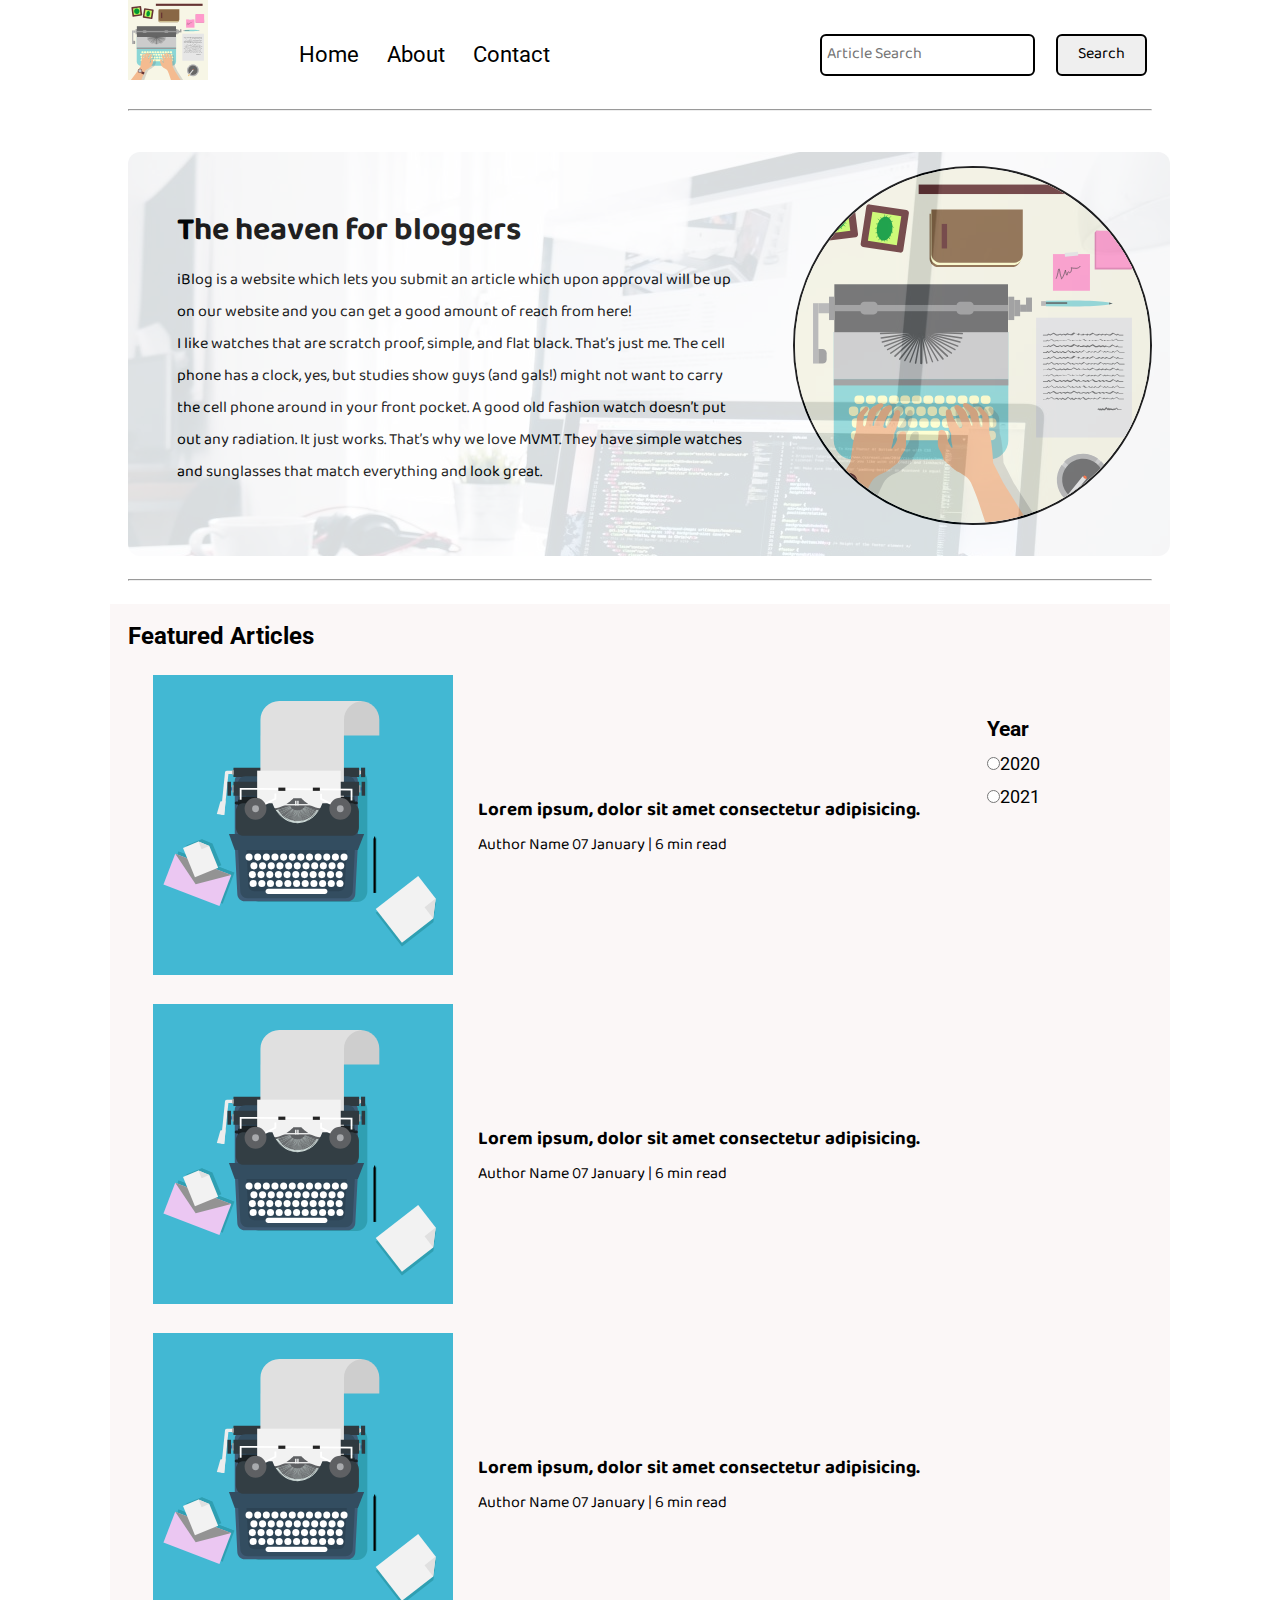
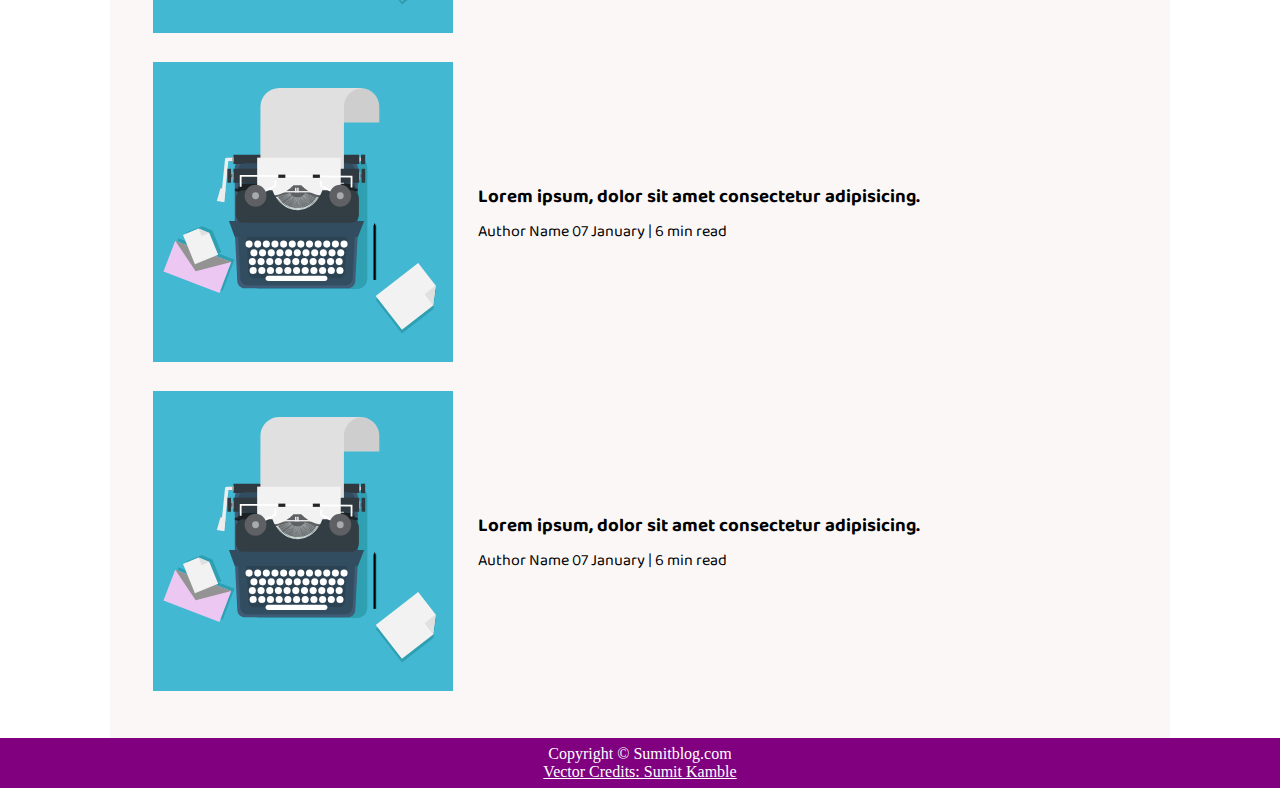
<file: index.html>
<!DOCTYPE html>
<html lang="en">

<head>
    <meta charset="UTF-8">
    <meta name="viewport" content="width=device-width, initial-scale=1.0">
    <title>Responsive WebSite BlogSpot</title>
    <link rel="stylesheet" href="css/utils.css">
    <link rel="stylesheet" href="css/style.css">
    <link rel="stylesheet" href="css/mobile.css">
</head>

<body>
    <nav class="navigation max-width-1 m-auto">
        <div class="nav-left">
            <a href="/"><span><img src="img/home.svg" width="80px" alt="iBlog"></span></a>
            <ul>
                <li><a href="/">Home</a></li>
                <li><a href="/">About</a></li>
                <li><a href="/contact.html">Contact</a></li>
            </ul>
        </div>
        <div class="nav-right">
            <form action="/search.html" method="GET">
                <input type="text" class="form-input" name="query" placeholder="Article Search">
                <button class="btn">Search</button>
            </form>
        </div>
    </nav>
    <div class="max-width-1 m-auto">
        <hr>
    </div>
    <div class="content max-width-1 m-auto my-2">
        <div class="content-left">
            <h1>The heaven for bloggers</h1>
            <p>iBlog is a website which lets you submit an article which upon approval
                will be up on our website and you can get a good amount of reach from here!
            </p>
            <p>I like watches that are scratch proof, simple, and flat black. That’s just me. The cell phone has a
                clock, yes, but studies show guys (and gals!) might not want to carry the cell phone around in your
                front pocket. A good old fashion watch doesn’t put out any radiation. It just works. That’s why we love
                MVMT. They have simple watches and sunglasses that match everything and look great.</p>
        </div>
        <div class="content-right">
            <img src="img/home.svg" alt="iBlog" height="415px" width="">
        </div>
    </div>
    <div class="max-width-1 m-auto">
        <hr>
    </div>
    <div class="home-articles max-width-1 m-auto font2">
        <div class="year-box">
            <div>
                <h3>Year</h3>
            </div>
            <div><input type="radio" name="year" id="">2020</div>
            <div><input type="radio" name="year" id="">2021</div>
        </div>
        <h2>Featured Articles</h2>
        <div class="home-article">
            <div class="home-article-img">
                <img src="img/art1.svg" alt="article">
            </div>
            <div class="home-article-content font1">
                <a href="/blogpost.html">
                    <h3>Lorem ipsum, dolor sit amet consectetur adipisicing.</h3>
                </a>
                <span>Author Name</span>
                <span>07 January | 6 min read</span>
            </div>
        </div>
        <div class="home-article">
            <div class="home-article-img">
                <img src="img/art1.svg" alt="article">
            </div>
            <div class="home-article-content font1">
                <a href="/blogspot.html">
                    <h3>Lorem ipsum, dolor sit amet consectetur adipisicing.</h3>
                </a>
                <span>Author Name</span>
                <span>07 January | 6 min read</span>
            </div>
        </div>
        <div class="home-article">
            <div class="home-article-img">
                <img src="img/art1.svg" alt="article">
            </div>
            <div class="home-article-content font1">
                <a href="/blogspot.html">
                    <h3>Lorem ipsum, dolor sit amet consectetur adipisicing.</h3>
                </a>
                <span>Author Name</span>
                <span>07 January | 6 min read</span>
            </div>
        </div>
        <div class="home-article">
            <div class="home-article-img">
                <img src="img/art1.svg" alt="article">
            </div>
            <div class="home-article-content font1">
                <a href="/blogspot.html">
                    <h3>Lorem ipsum, dolor sit amet consectetur adipisicing.</h3>
                </a>
                <span>Author Name</span>
                <span>07 January | 6 min read</span>
            </div>
        </div>
        <div class="home-article">
            <div class="home-article-img">
                <img src="img/art1.svg" alt="article">
            </div>
            <div class="home-article-content font1">
                <a href="/blogspot.html">
                    <h3>Lorem ipsum, dolor sit amet consectetur adipisicing.</h3>
                </a>
                <span>Author Name</span>
                <span>07 January | 6 min read</span>
            </div>
        </div>
    </div>
    <div class="footer m-auto">
        <p>Copyright &copy; Sumitblog.com</p>
        <a href="https://www.vecteezy.com/free-vector/typing">Vector Credits: Sumit Kamble</a>
    </div>
</body>

</html>
</file>
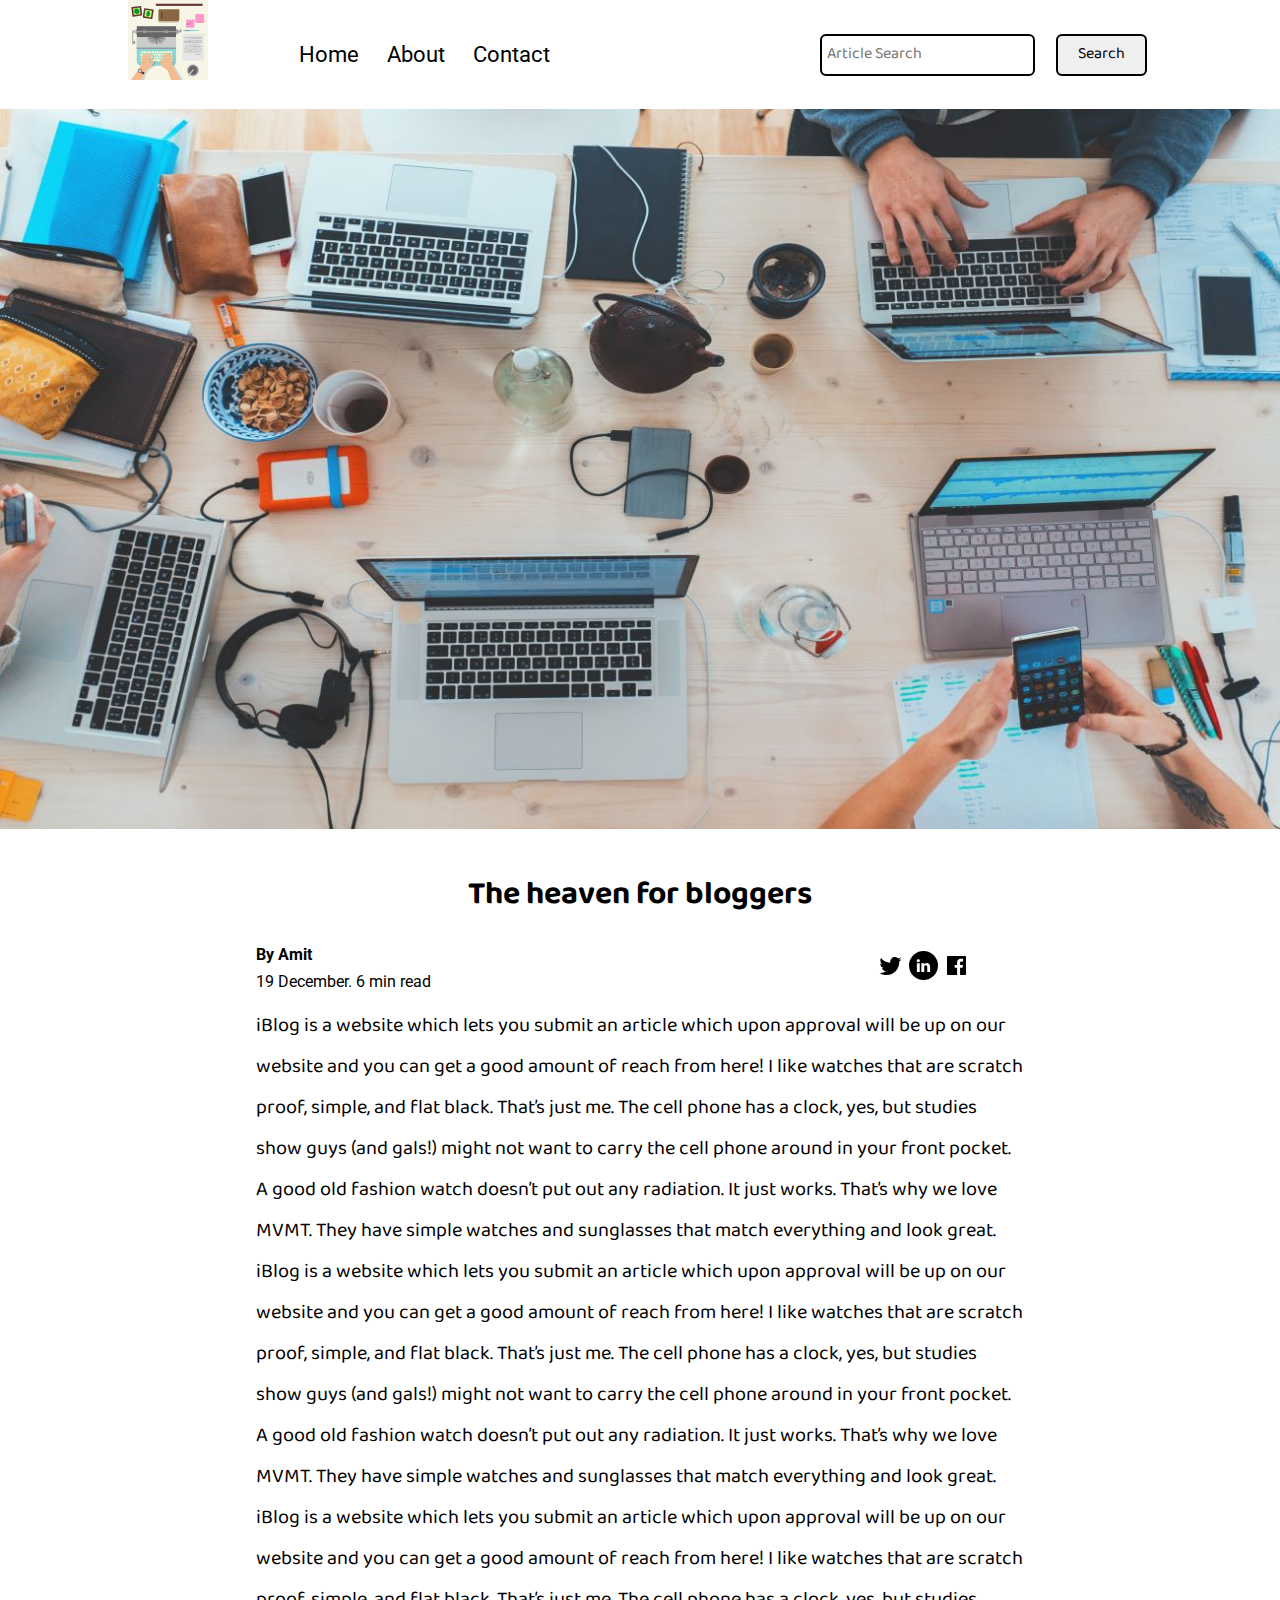
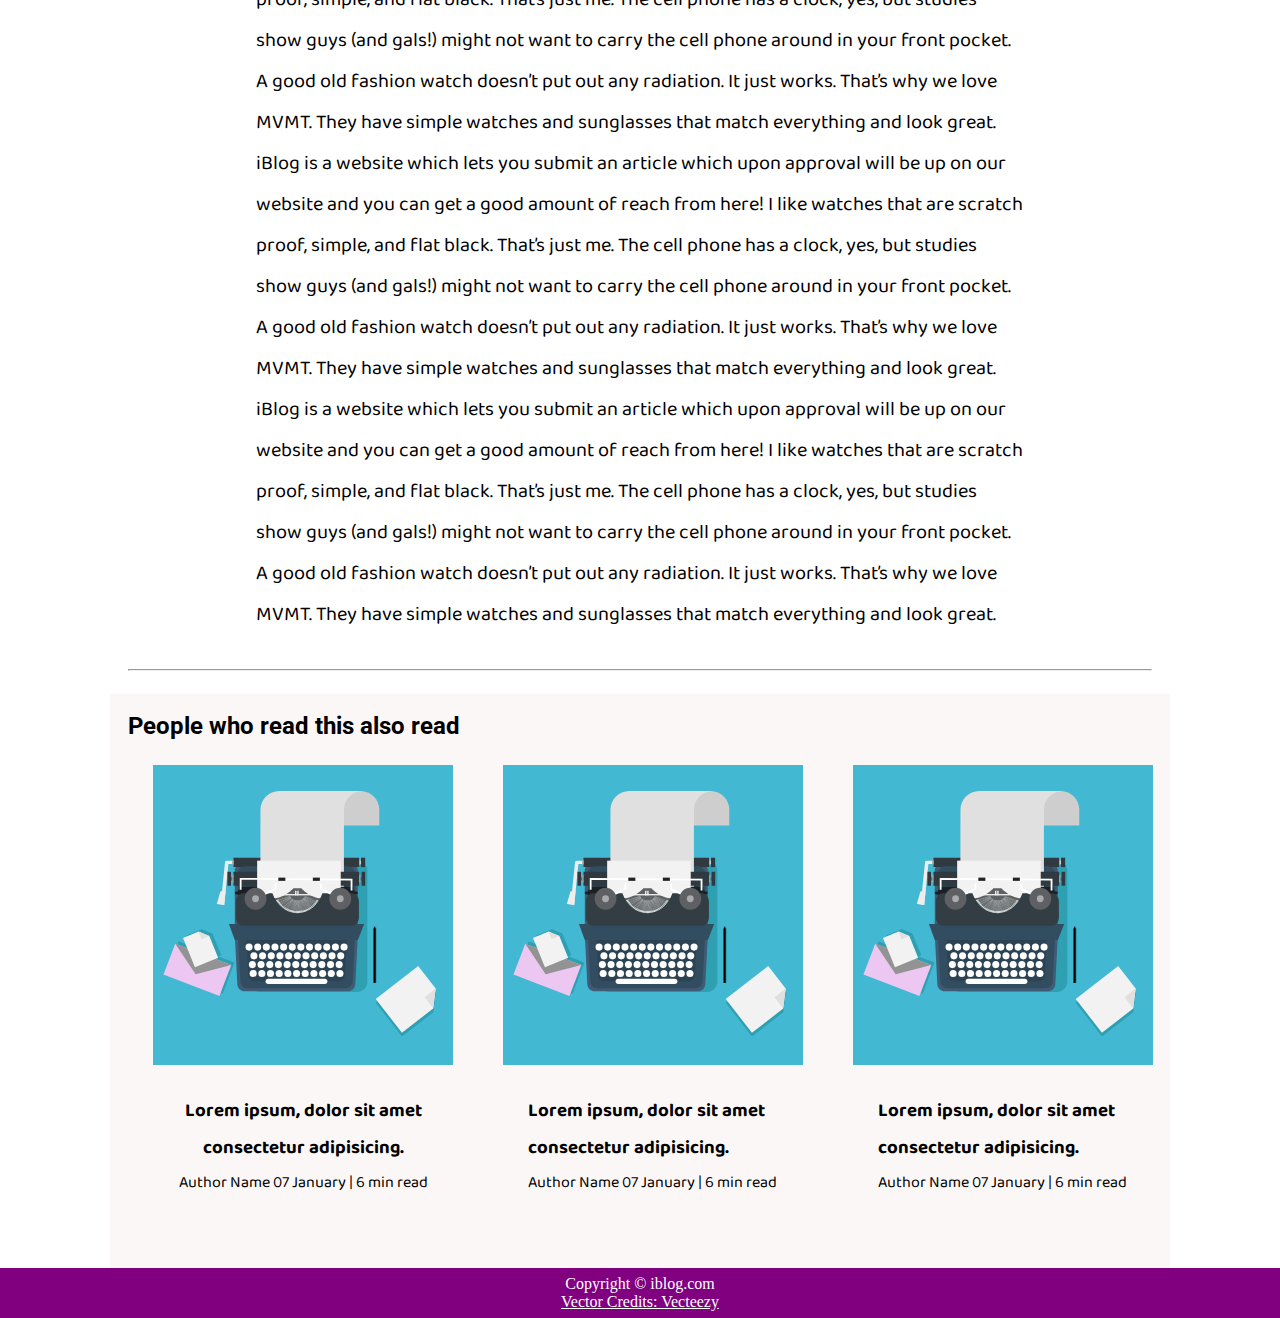
<file: blogpost.html>
<!DOCTYPE html>
<html lang="en">

<head>
    <meta charset="UTF-8">
    <meta name="viewport" content="width=device-width, initial-scale=1.0">
    <title>Responsive WebSite BlogSpot</title>
    <link rel="stylesheet" href="css/utils.css">
    <link rel="stylesheet" href="css/style.css">
    <link rel="stylesheet" href="css/blogpost.css">
    <link rel="stylesheet" href="css/mobile.css">

</head>

<body>
    <nav class="navigation max-width-1 m-auto">
        <div class="nav-left">
            <a href="/"><span><img src="img/home.svg" width="80px" alt="iBlog"></span></a>
            <ul>
                <li><a href="/">Home</a></li>
                <li><a href="/">About</a></li>
                <li><a href="/contact.html">Contact</a></li>
            </ul>
        </div>
        <div class="nav-right">
            <form action="/search.html" method="GET">
                <input type="text" class="form-input" name="query" placeholder="Article Search">
                <button class="btn">Search</button>
            </form>
        </div>
    </nav>
    <!-- <div class="max-width-1 m-auto">
        <hr>
    </div> -->
    <div class="post-img">
        <img src="img/marvin_1.jpg" alt="">
    </div>
    <div class="blog-post-content max-width-2 m-auto my-2">
        <h1 class="font1">The heaven for bloggers</h1>
        <div class="blogspot-meta">
            <div class="author-info">
                <div> <b>By Amit</b></div>
                <div>19 December. 6 min read</div>
            </div>
            <div class="social">
                <svg width="29" height="29" class="hk"><path d="M22.05 7.54a4.47 4.47 0 0 0-3.3-1.46 4.53 4.53 0 0 0-4.53 4.53c0 .35.04.7.08 1.05A12.9 12.9 0 0 1 5 6.89a5.1 5.1 0 0 0-.65 2.26c.03 1.6.83 2.99 2.02 3.79a4.3 4.3 0 0 1-2.02-.57v.08a4.55 4.55 0 0 0 3.63 4.44c-.4.08-.8.13-1.21.16l-.81-.08a4.54 4.54 0 0 0 4.2 3.15 9.56 9.56 0 0 1-5.66 1.94l-1.05-.08c2 1.27 4.38 2.02 6.94 2.02 8.3 0 12.86-6.9 12.84-12.85.02-.24 0-.43 0-.65a8.68 8.68 0 0 0 2.26-2.34c-.82.38-1.7.62-2.6.72a4.37 4.37 0 0 0 1.95-2.51c-.84.53-1.81.9-2.83 1.13z"></path></svg>
                <svg style="background-color: black; border-radius:21px;" width="29" height="29" viewBox="0 0 29 29" fill="none" class="hk"><path d="M5 6.36C5 5.61 5.63 5 6.4 5h16.2c.77 0 1.4.61 1.4 1.36v16.28c0 .75-.63 1.36-1.4 1.36H6.4c-.77 0-1.4-.6-1.4-1.36V6.36z"></path><path fill-rule="evenodd" clip-rule="evenodd" d="M10.76 20.9v-8.57H7.89v8.58h2.87zm-1.44-9.75c1 0 1.63-.65 1.63-1.48-.02-.84-.62-1.48-1.6-1.48-.99 0-1.63.64-1.63 1.48 0 .83.62 1.48 1.59 1.48h.01zM12.35 20.9h2.87v-4.79c0-.25.02-.5.1-.7.2-.5.67-1.04 1.46-1.04 1.04 0 1.46.8 1.46 1.95v4.59h2.87v-4.92c0-2.64-1.42-3.87-3.3-3.87-1.55 0-2.23.86-2.61 1.45h.02v-1.24h-2.87c.04.8 0 8.58 0 8.58z" fill="#fff"></path></svg>
                <svg width="29" height="29" class="hk"><path d="M23.2 5H5.8a.8.8 0 0 0-.8.8V23.2c0 .44.35.8.8.8h9.3v-7.13h-2.38V13.9h2.38v-2.38c0-2.45 1.55-3.66 3.74-3.66 1.05 0 1.95.08 2.2.11v2.57h-1.5c-1.2 0-1.48.57-1.48 1.4v1.96h2.97l-.6 2.97h-2.37l.05 7.12h5.1a.8.8 0 0 0 .79-.8V5.8a.8.8 0 0 0-.8-.79"></path></svg>
            </div>
        </div>
        <p class="font1">iBlog is a website which lets you submit an article which upon approval
            will be up on our website and you can get a good amount of reach from here!
            I like watches that are scratch proof, simple, and flat black. That’s just me. The cell phone has a
            clock, yes, but studies show guys (and gals!) might not want to carry the cell phone around in your
            front pocket. A good old fashion watch doesn’t put out any radiation. It just works. That’s why we love
            MVMT. They have simple watches and sunglasses that match everything and look great.
            iBlog is a website which lets you submit an article which upon approval
            will be up on our website and you can get a good amount of reach from here!
            I like watches that are scratch proof, simple, and flat black. That’s just me. The cell phone has a
            clock, yes, but studies show guys (and gals!) might not want to carry the cell phone around in your
            front pocket. A good old fashion watch doesn’t put out any radiation. It just works. That’s why we love
            MVMT. They have simple watches and sunglasses that match everything and look great.
            iBlog is a website which lets you submit an article which upon approval
            will be up on our website and you can get a good amount of reach from here!
            I like watches that are scratch proof, simple, and flat black. That’s just me. The cell phone has a
            clock, yes, but studies show guys (and gals!) might not want to carry the cell phone around in your
            front pocket. A good old fashion watch doesn’t put out any radiation. It just works. That’s why we love
            MVMT. They have simple watches and sunglasses that match everything and look great.
            iBlog is a website which lets you submit an article which upon approval
            will be up on our website and you can get a good amount of reach from here!
            I like watches that are scratch proof, simple, and flat black. That’s just me. The cell phone has a
            clock, yes, but studies show guys (and gals!) might not want to carry the cell phone around in your
            front pocket. A good old fashion watch doesn’t put out any radiation. It just works. That’s why we love
            MVMT. They have simple watches and sunglasses that match everything and look great.
            iBlog is a website which lets you submit an article which upon approval
            will be up on our website and you can get a good amount of reach from here!
            I like watches that are scratch proof, simple, and flat black. That’s just me. The cell phone has a
            clock, yes, but studies show guys (and gals!) might not want to carry the cell phone around in your
            front pocket. A good old fashion watch doesn’t put out any radiation. It just works. That’s why we love
            MVMT. They have simple watches and sunglasses that match everything and look great.</p>

    </div>
    <div class="max-width-1 m-auto">
        <hr>
    </div>
    <div class="home-articles max-width-1 m-auto font2">
        <h2>People who read this also read</h2>
        <div class="row">
            <div class="home-article more-post">
                <div class="home-article-img">
                    <img src="img/art1.svg" alt="article">
                </div>
                <div class="home-article-content font1 center">
                    <a href="/blogspot.html">
                        <h3>Lorem ipsum, dolor sit amet consectetur adipisicing.</h3>
                    </a>
                    <span>Author Name</span>
                    <span>07 January | 6 min read</span>
                </div>
            </div>
            <div class="home-article more-post">
                <div class="home-article-img">
                    <img src="img/art1.svg" alt="article">
                </div>
                <div class="home-article-content font1">
                    <a href="/blogspot.html">
                        <h3>Lorem ipsum, dolor sit amet consectetur adipisicing.</h3>
                    </a>
                    <span>Author Name</span>
                    <span>07 January | 6 min read</span>
                </div>
            </div>
            <div class="home-article more-post">
                <div class="home-article-img">
                    <img src="img/art1.svg" alt="article">
                </div>
                <div class="home-article-content font1">
                    <a href="/blogspot.html">
                        <h3>Lorem ipsum, dolor sit amet consectetur adipisicing.</h3>
                    </a>
                    <span>Author Name</span>
                    <span>07 January | 6 min read</span>
                </div>
            </div>
        </div>
    </div>
    <div class="footer m-auto">
        <p>Copyright &copy; iblog.com</p>
        <a href="https://www.vecteezy.com/free-vector/typing">Vector Credits: Vecteezy</a>
    </div>
</body>

</html>
</file>
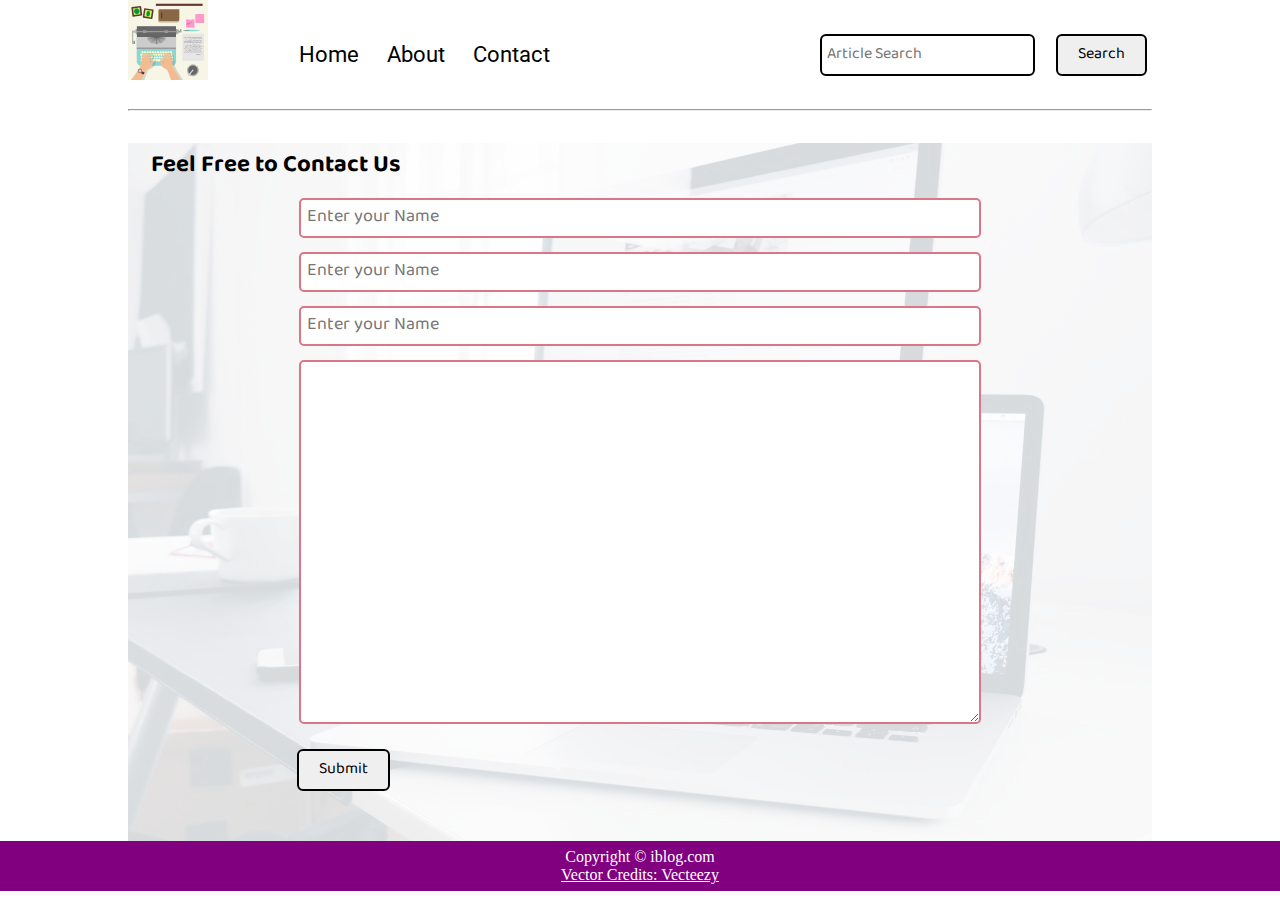
<file: contact.html>
<!DOCTYPE html>
<html lang="en">

<head>
    <meta charset="UTF-8">
    <meta name="viewport" content="width=device-width, initial-scale=1.0">
    <title>Responsive WebSite BlogSpot</title>
    <link rel="stylesheet" href="css/utils.css">
    <link rel="stylesheet" href="css/style.css">
    <link rel="stylesheet" href="css/contact.css">
    <link rel="stylesheet" href="css/mobile.css">

</head>

<body>
    <nav class="navigation max-width-1 m-auto">
        <div class="nav-left">
           <a href="/"><span><img src="img/home.svg" width="80px" alt="iBlog"></span></a>
            <ul>
                <li><a href="/">Home</a></li>
                <li><a href="/">About</a></li>
                <li><a href="/contact.html">Contact</a></li>
            </ul>
        </div>
        <div class="nav-right">
            <form action="/search.html" method="GET">
                <input type="text" class="form-input" name="query" placeholder="Article Search">
                <button class="btn">Search</button>
            </form>
        </div>
    </nav>
    <div class="max-width-1 m-auto">
        <hr>
    </div>
    <div class="m-auto contact-content font1 max-width-1">
        <div class="max-width-1 m-auto mx-1">
            <h2>Feel Free to Contact Us</h2>
        </div>
        
        <div class="contact-form m-auto">
            <div class="form-box">
                <input type="text" placeholder="Enter your Name">
            </div>
            <div class="form-box">
                <input type="text" placeholder="Enter your Name">
            </div>
            <div class="form-box">
                <input type="text" placeholder="Enter your Name">
            </div>
            <div class="form-box">
                <textarea name="" id="" cols="30" rows="10"></textarea>
            </div>
            <div class="form-box">
                <button class="btn">Submit</button>
            </div>

        </div>
    </div>
    <div class="footer m-auto">
        <p>Copyright &copy; iblog.com</p>
        <a href="https://www.vecteezy.com/free-vector/typing">Vector Credits: Vecteezy</a>
    </div>
</body>

</html>
</file>
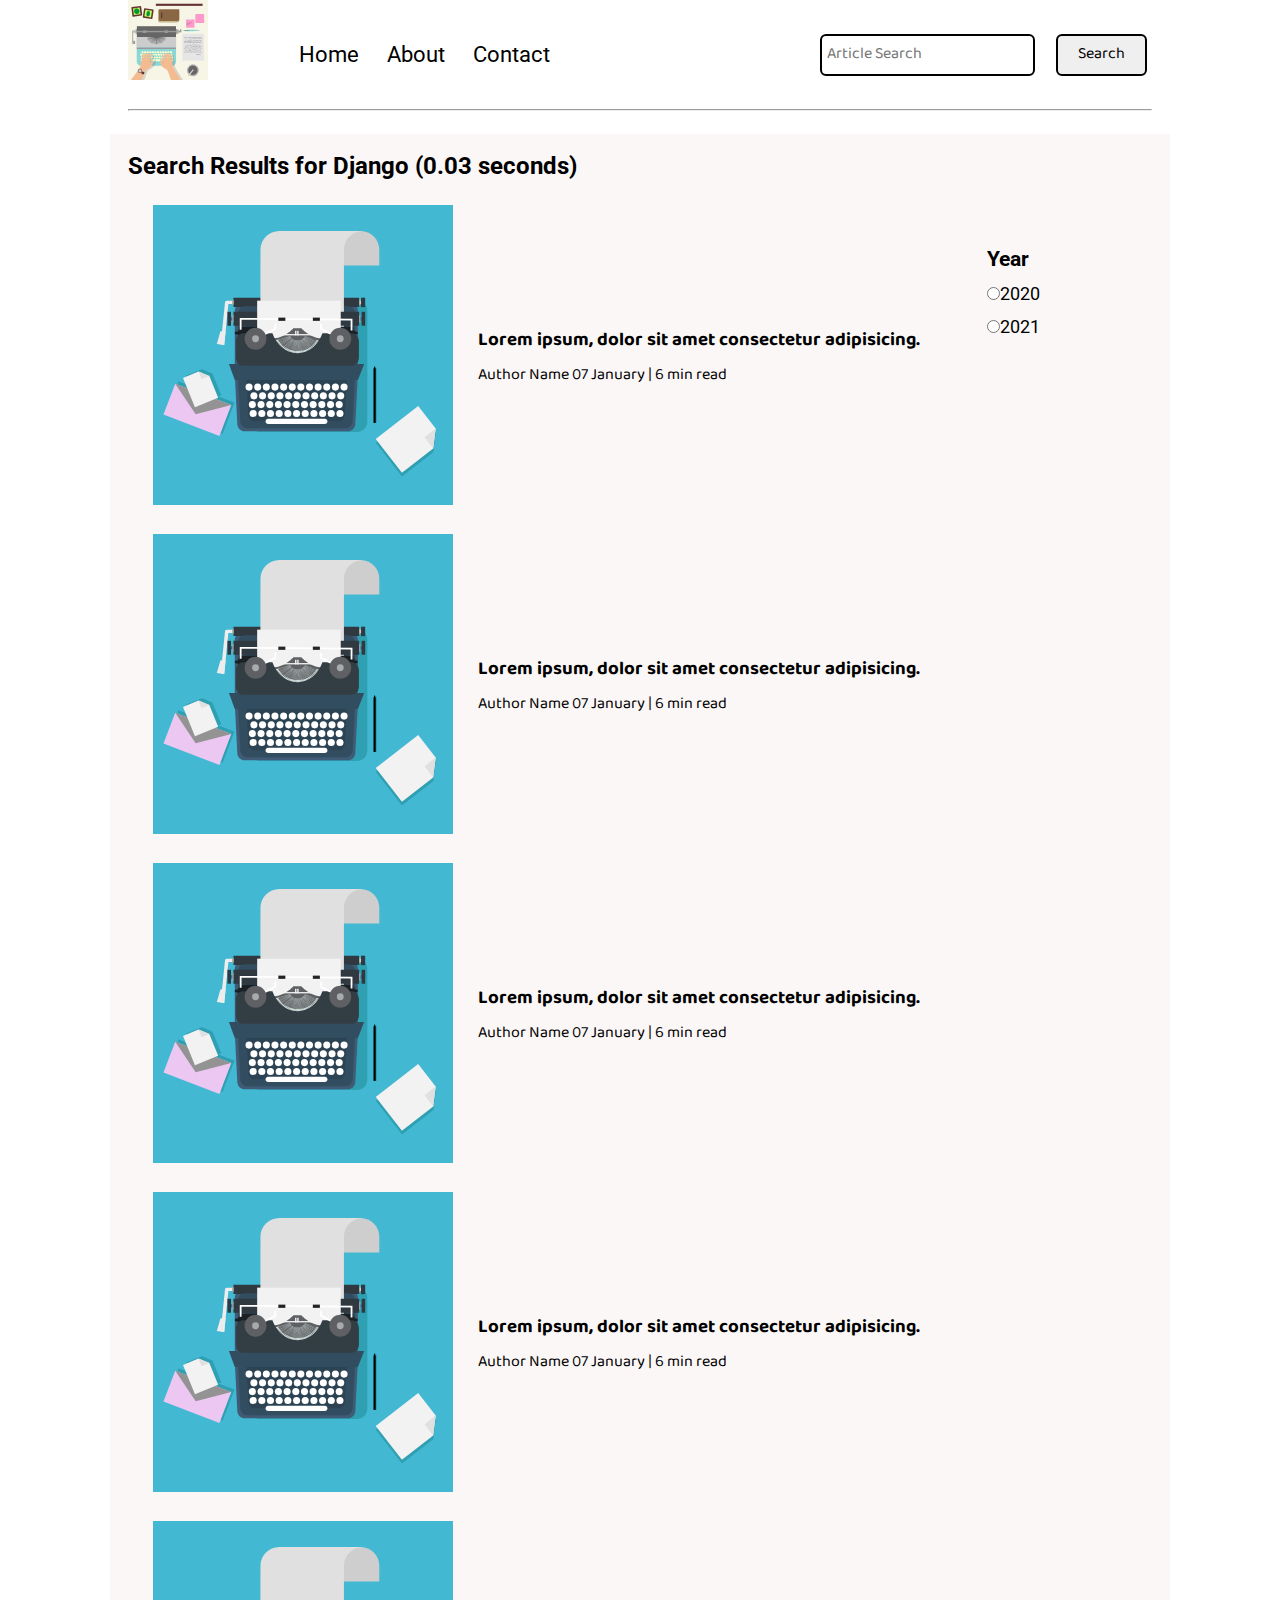
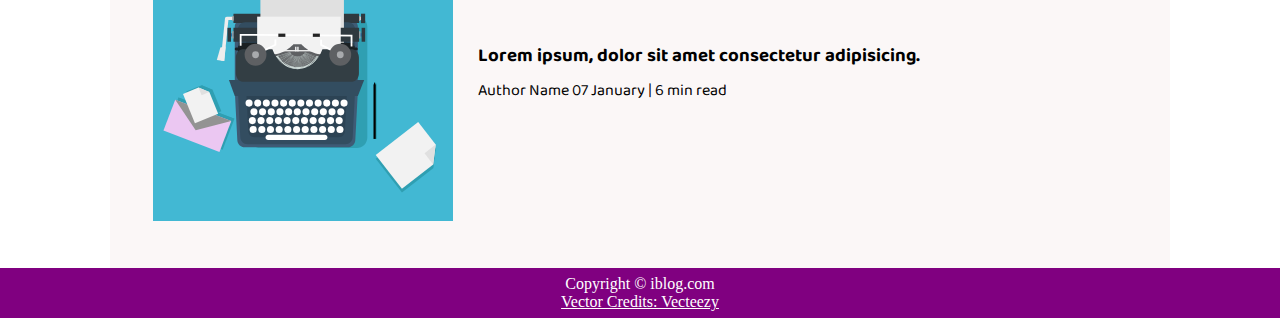
<file: search.html>
<!DOCTYPE html>
<html lang="en">

<head>
    <meta charset="UTF-8">
    <meta name="viewport" content="width=device-width, initial-scale=1.0">
    <title>Responsive WebSite BlogSpot</title>
    <link rel="stylesheet" href="css/utils.css">
    <link rel="stylesheet" href="css/style.css">
    <link rel="stylesheet" href="css/mobile.css">

</head>

<body>
    <nav class="navigation max-width-1 m-auto">
        <div class="nav-left">
           <a href="/"><span><img src="img/home.svg" width="80px" alt="iBlog"></span></a>
            <ul>
                <li><a href="/">Home</a></li>
                <li><a href="/">About</a></li>
                <li><a href="/contact.html">Contact</a></li>
            </ul>
        </div>
        <div class="nav-right">
            <form action="/search.html" method="GET">
                <input type="text" class="form-input" name="query" placeholder="Article Search">
                <button class="btn">Search</button>
            </form>
        </div>
    </nav>
    <div class="max-width-1 m-auto">
        <hr>
    </div>
    <div class="home-articles max-width-1 m-auto font2">
        <h2>Search Results for Django (0.03 seconds)</h2>
        <div class="year-box adjust-year">
            <div><h3>Year</h3></div>
            <div><input type="radio" name="year" id="">2020</div>
            <div><input type="radio" name="year" id="">2021</div>
        </div>
        <div class="home-article">
            <div class="home-article-img">
                <img src="img/art1.svg" alt="article">
            </div>
            <div class="home-article-content font1">
                <a href="/blogspot.html">
                    <h3>Lorem ipsum, dolor sit amet consectetur adipisicing.</h3>
                </a>
                <span>Author Name</span>
                <span>07 January | 6 min read</span>
            </div>
        </div>
        <div class="home-article">
            <div class="home-article-img">
                <img src="img/art1.svg" alt="article">
            </div>
            <div class="home-article-content font1">
                <a href="/blogspot.html">
                    <h3>Lorem ipsum, dolor sit amet consectetur adipisicing.</h3>
                </a>
                <span>Author Name</span>
                <span>07 January | 6 min read</span>
            </div>
        </div>
        <div class="home-article">
            <div class="home-article-img">
                <img src="img/art1.svg" alt="article">
            </div>
            <div class="home-article-content font1">
                <a href="/blogspot.html">
                    <h3>Lorem ipsum, dolor sit amet consectetur adipisicing.</h3>
                </a>
                <span>Author Name</span>
                <span>07 January | 6 min read</span>
            </div>
        </div>
        <div class="home-article">
            <div class="home-article-img">
                <img src="img/art1.svg" alt="article">
            </div>
            <div class="home-article-content font1">
                <a href="/blogspot.html">
                    <h3>Lorem ipsum, dolor sit amet consectetur adipisicing.</h3>
                </a>
                <span>Author Name</span>
                <span>07 January | 6 min read</span>
            </div>
        </div>
        <div class="home-article">
            <div class="home-article-img">
                <img src="img/art1.svg" alt="article">
            </div>
            <div class="home-article-content font1">
                <a href="/blogspot.html">
                    <h3>Lorem ipsum, dolor sit amet consectetur adipisicing.</h3>
                </a>
                <span>Author Name</span>
                <span>07 January | 6 min read</span>
            </div>
        </div>
    </div>
    <div class="footer m-auto">
        <p>Copyright &copy; iblog.com</p>
        <a href="https://www.vecteezy.com/free-vector/typing">Vector Credits: Vecteezy</a>
    </div>
</body>

</html>
</file>
<file: css/utils.css>
@import url('https://fonts.googleapis.com/css2?family=Baloo+Bhaina+2:wght@500&display=swap');
@import url('https://fonts.googleapis.com/css2?family=Roboto:wght@100;500&display=swap');
:root{
    --main-bg-color:purple;
    --font1: 'Baloo Bhaina 2', cursive;
    --font2: 'Roboto', sans-serif;
}
.center{
    text-align: center;
}
.font1{
    font-family: var(--font1);
}
.font2{
    font-family: var(--font2);
}

.max-width-1{
    max-width: 80vw;
}
.max-width-2{
    max-width: 60vw;
}
.m-auto{
    margin:auto
}
.mx-1{
    margin-left: 23px;
    margin-right: 23px;
}
.my-2{
    margin-top: 32px;
    margin-bottom: 32px;
}
.btn{
    padding:3px 20px;
    border:2px solid black;
    border-radius: 6px;
    font-family: var(--font1);
    font-size: 16px;
    cursor: pointer;
    transition: all 0.3s ease-in-out;
    margin: 5px;
    
}
.btn:hover{
    color: white;
    background-color: var(--main-bg-color);
}
.form-input{
    padding: 3px 5px;
    font-size: 16px;
    border: 2px solid black;
    border-radius: 6px;
    margin:0 13px;
    font-family: var(--font1);
}
.form-box input, textarea{
    width: 52vw;
    padding: 0px 6px;
    margin: 7px;
    font-size:18px;
    font-family: var(--font1);
    border: 2px solid #dc7687;
    border-radius: 5px;
}
</file>
<file: css/style.css>
*{
    margin: 0;
    padding:0;
}

.navigation{
/* height: 75px; */
font-family: var(--font1);
/* background-color: red; */
display: flex;
justify-content: space-between;
align-items: center;
padding: 0 7px;
}
.nav-left{
    font-size: 20px;
    display: flex;
}
.nav-left span{
    font-size: 35px;
    padding-bottom: 7px;

}
.nav-left ul{
    display: flex;
    align-items: center;
    margin: 0 77px;
    font-size: 22px;
}
.nav-left ul li{
    list-style: none;
    margin: 0px 14px;
    font-family: var(--font2);
    transition: all 0.3s ease-in-out;
}
.nav-left ul li a{
    text-decoration: none;
    color: black;
    
}
.nav-left ul li a:hover{
    color: var(--main-bg-color);
    font-weight: bolder;
}
.content{
    display: flex;
    height: 100%;
/* background-color: yellow; */
margin-top:32px;
padding: 9px;
position: relative;
}
.content::after{
    content: "";
    background-image: url('../img/christopher_2.jpg');
    position: absolute;
    width: 100%;
    height: inherit;
    opacity: 0.15;
    border-radius: 12px;
}
.content-left{
    font-family:var(--font1);
    display: flex;
    flex-direction: column;
    justify-content: center;
    padding:49px;
 
}
.content-right{
display: flex;
align-items: center;
justify-content: center;
}
.content-right img{
    height: 355px;
    border: 2px solid black;
    border-radius: 200px; 

}
.home-articles{
    background-color: rgb(248, 239, 239, 0.5);
    padding: 18px;
    margin-top: 23px;
    position: relative;

}
.year-box{
    position: absolute;
    width: 182px;
    height: 208px;
    right: 1px;
    top: 100px;
    font-size: 18px;
}
.year-box div{
    margin: 12px 0px;
}
.home-article{
     display: flex;
    margin: 25px;
     
}
.home-article img{
    width: 300px;
}
.home-article-content{
    align-self: center;
    padding: 25px;
}
.home-article-content a{
    text-decoration: none;
    color:black;
}

.footer{
height: 50px;
background-color:var(--main-bg-color);
display: flex;
align-items: center;
justify-content: center;
color: white;
flex-direction: column;
}
.footer a{
    color: white;
}
</file>
<file: css/mobile.css>
@media screen and (max-width:1200px){
    .navigation{
        margin-bottom: 23px;
        flex-direction: column;
    }
    .nav-left{
         text-align: center;
         flex-direction: column;
    }
    .content-right{
        display: none;
    }
    .home-article{
        flex-direction: column;
    }
    .home-article-img{
        text-align: center;
    }
    .year-box{
        top: 25px;
        left: 57vw;
        font-size: 11px;
        display: flex;
    }
    .year-box div {
        margin:0;
        padding:0 3px;
    }
    .home-article img{
        width: 70vw;
    }
    .nav-right{
        width: max-content;
    }
    .form-box input, textarea{
        /* width: 66vw; */
        height: 20px;
    }
    .row{
        flex-direction: column;
    }
    /* .social{
        padding: 0;
    } */
    .post-img{
        height: auto;
    }
    .adjust-year{
        position: static;
        height: auto;
        padding: 12px 0px;
        display: flex;
        justify-content: flex-end;
        width: 100%;
    }
}
</file>
<file: css/blogpost.css>
.post-img{
    height: 404;
    overflow: hidden;
}
.post-img img {
    width: 100%;
}
.blog-post-content{
    /* background-color: royalblue; */
}
.blog-post-content h1{
    text-align: center;
}
.blog-post-content p{
    font-size: 20px;
}
.row{
    display: flex;
}
.more-post{
    flex-direction: column;
    align-items: center;
}
.blogspot-meta{
    /* background-color: red; */
    display: flex;
    justify-content: space-between;
}
.author-info{
    margin: 12px 0px;
}
.author-info div{
    padding: 4px 0px;
    font-family: var(--font2);
}
.social{
    padding-right: 53px;
    align-self: center;
    cursor: pointer;
}
</file>
<file: css/contact.css>
.contact-content{
        display: block;
        /* height: 395px; */
        height: 698px;
    /* background-color: yellow; */
    margin-top:32px;
    /* padding: 15px; */
    position: relative;
    }
    .contact-content::after{
        content: "";
        background-image: url('../img/christopher_2.jpg');
        position: absolute;
        top: 0;
        width: 100%;
        height: inherit;
        opacity: 0.15;
        /* border-radius: 12px; */
        z-index: -1; 
}
.contact-form{
    display: table;
}
</file>
